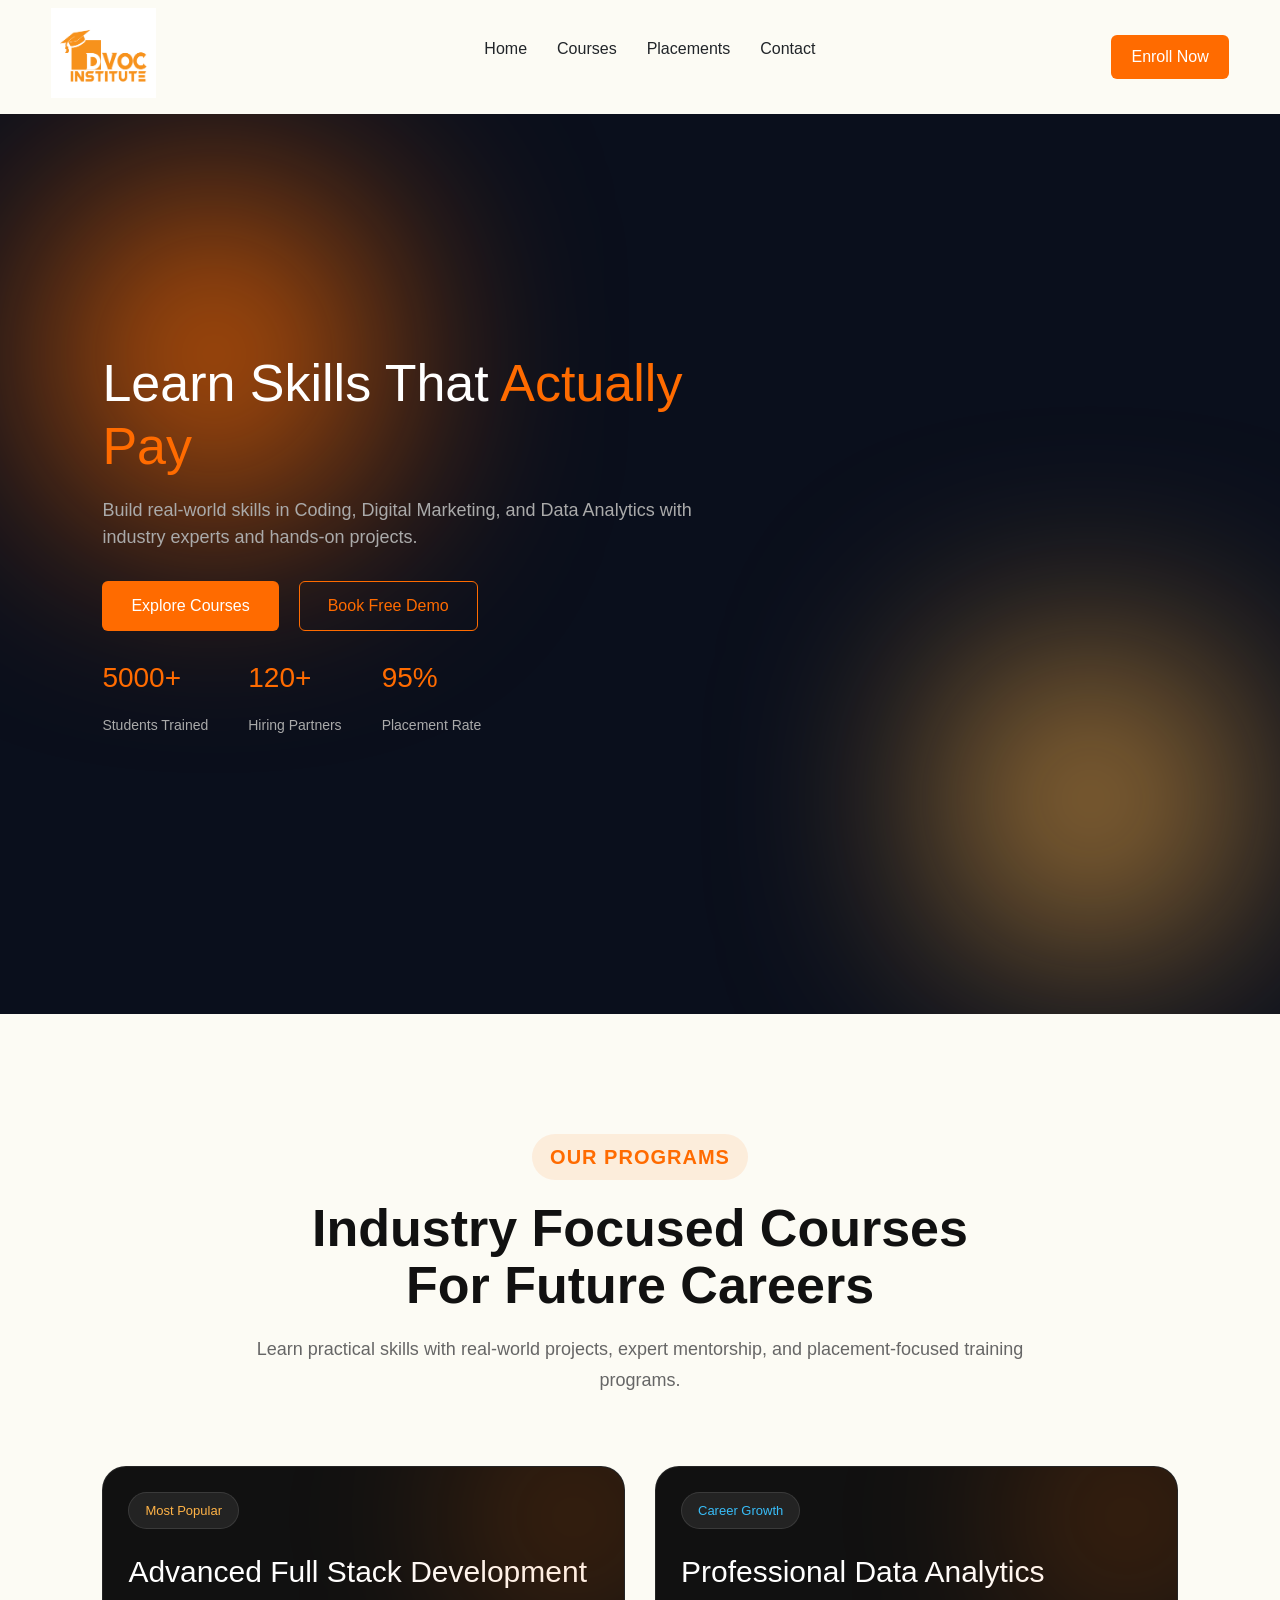
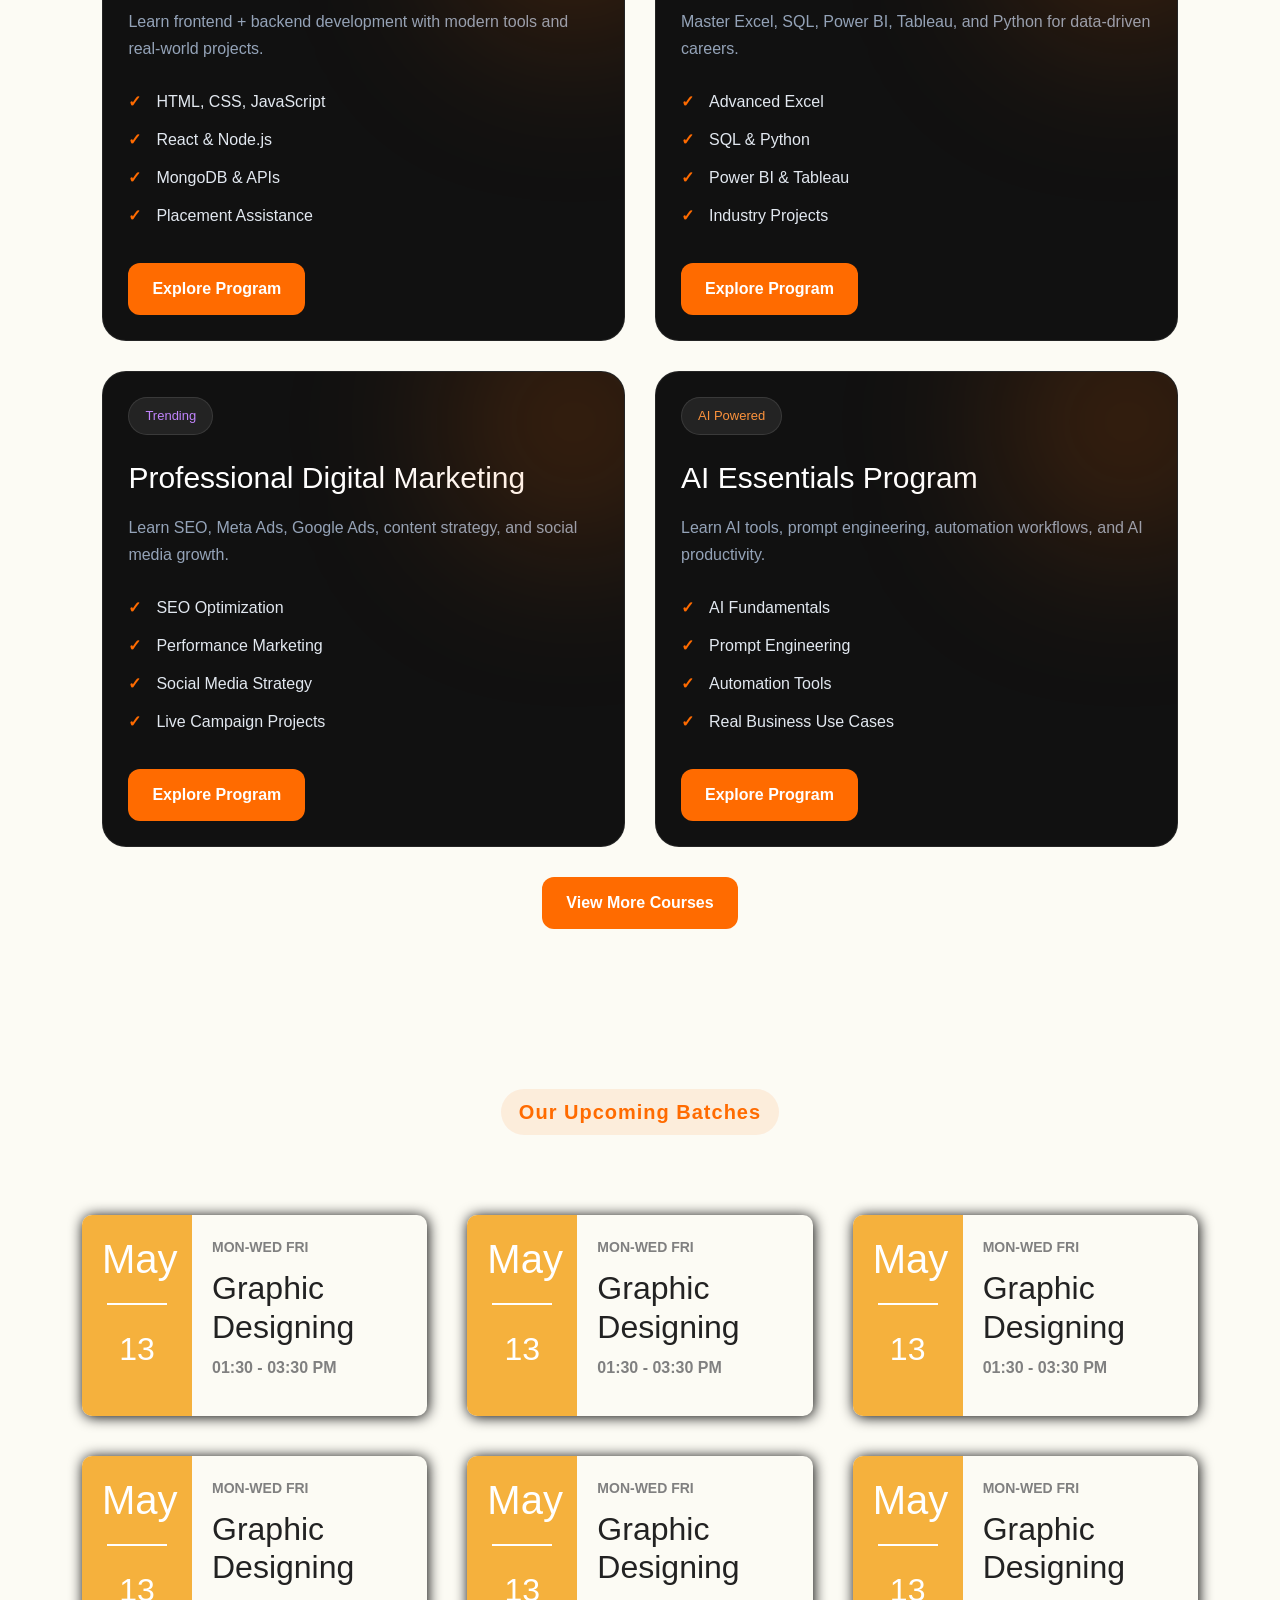
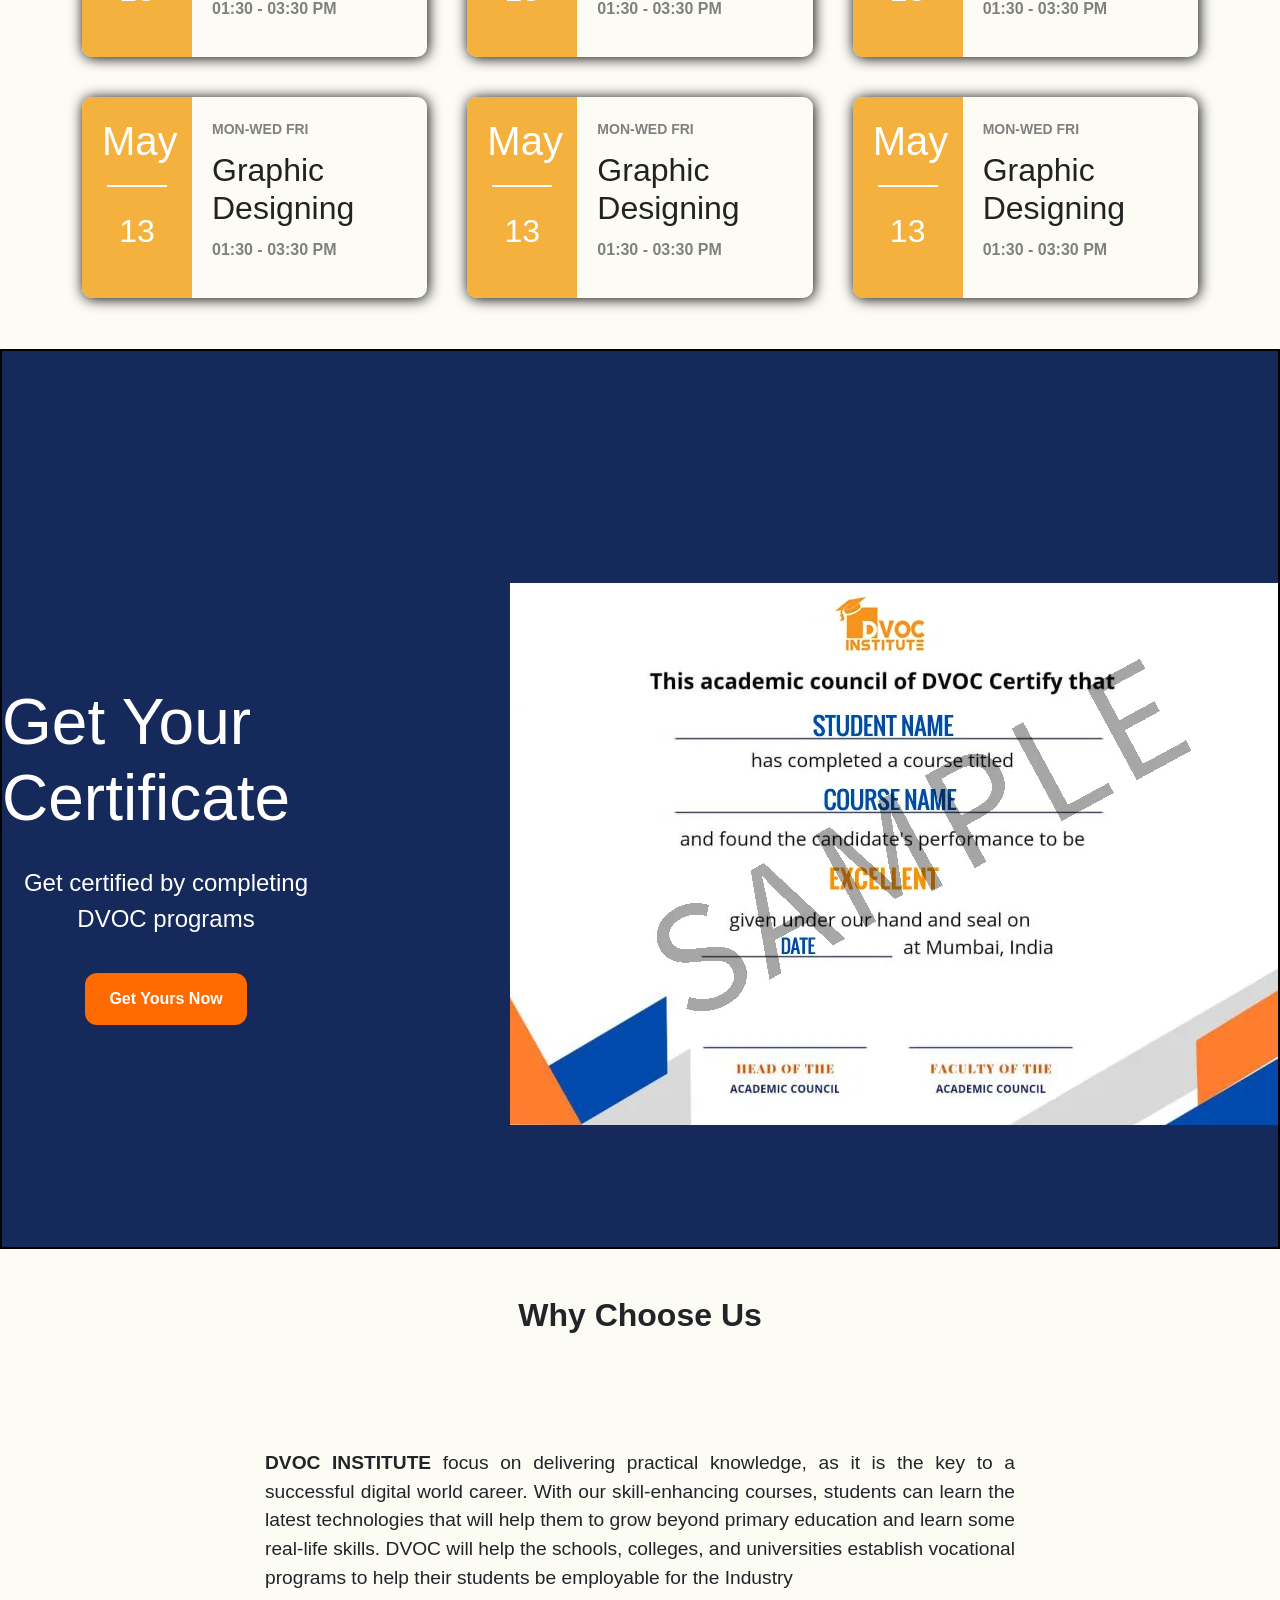
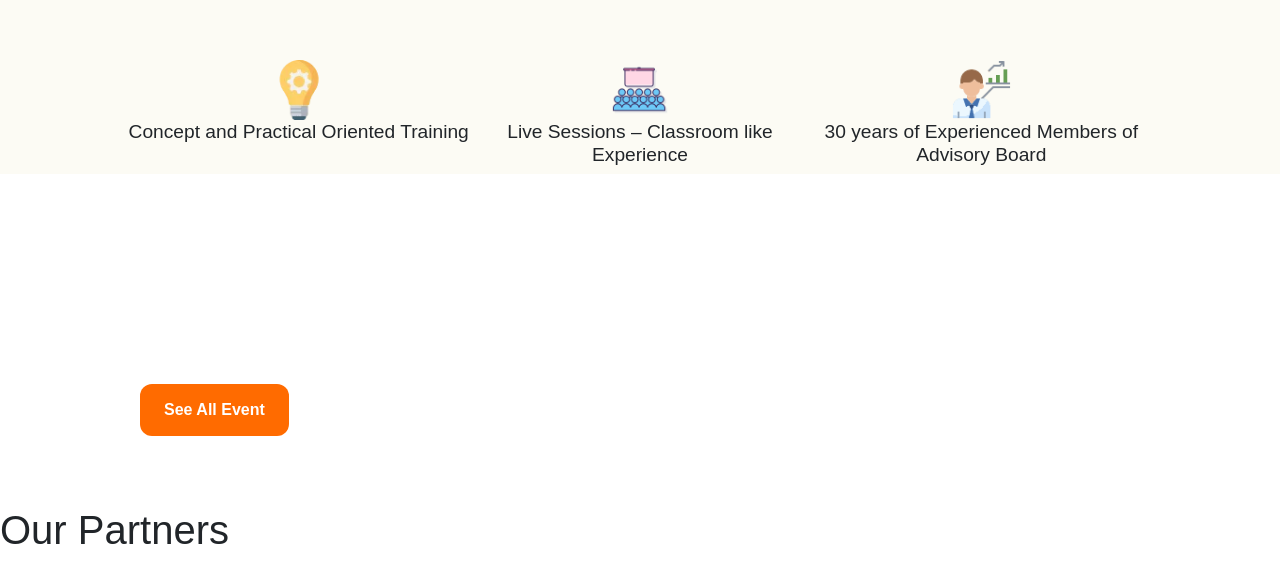
<file: index.html>
<!doctype html>
<html lang="en">
  <head>
    <meta charset="UTF-8" />
    <meta name="viewport" content="width=device-width, initial-scale=1.0" />
    <title>DVOC Institute</title>

    <!-- Google Font -->
    <link
      href="https://://fonts.googleapis.com/css2?family=Poppins:wght@300;400;600&display=swap"
      rel="stylesheet"
    />

    <!-- Bootstrap -->
    <link
      href="https://cdn.jsdelivr.net/npm/bootstrap@5.3.8/dist/css/bootstrap.min.css"
      rel="stylesheet"
    />

    <!-- Custom CSS -->
    <link rel="stylesheet" href="style.css" />
  </head>

  <body>
    <header>
      <!-- NAVBAR -->
      <nav class="navbar customContainer">
        <h2 class="logo">
          <img src="./assets/dvoc-LOGO_1-2-1024x877.png" alt="DVOC" />
        </h2>

        <ul class="nav-links">
          <li><a href="/">Home</a></li>
          <li><a href="/anotherPage.html">Courses</a></li>
          <li><a href="#">Placements</a></li>
          <li><a href="#">Contact</a></li>
        </ul>

        <a href="#" class="nav-btn">Enroll Now</a>
      </nav>
    </header>
    <!-- HERO SECTION -->
    <section class="hero">
      <!-- HERO CONTENT -->
      <div class="hero-container">
        <div class="hero-left">
          <h1>Learn Skills That <span>Actually Pay</span></h1>

          <p>
            Build real-world skills in Coding, Digital Marketing, and Data
            Analytics with industry experts and hands-on projects.
          </p>

          <!-- BUTTONS -->
          <div class="hero-buttons">
            <a href="#" class="btn primary">Explore Courses</a>
            <a href="#" class="btn secondary">Book Free Demo</a>
          </div>

          <!-- STATS -->
          <div class="hero-stats">
            <div>
              <h3>5000+</h3>
              <p>Students Trained</p>
            </div>

            <div>
              <h3>120+</h3>
              <p>Hiring Partners</p>
            </div>

            <div>
              <h3>95%</h3>
              <p>Placement Rate</p>
            </div>
          </div>
        </div>
      </div>

      <!-- BACKGROUND BLURS -->
      <div class="blur blur1"></div>
      <div class="blur blur2"></div>
    </section>

    <!-- COURSES SECTION -->
    <section class="courses">
      <div class="courses-top">
        <p class="tag">OUR PROGRAMS</p>
        <h2 class="section-title">
          Industry Focused Courses <br />
          For Future Careers
        </h2>

        <p class="section-subtitle">
          Learn practical skills with real-world projects, expert mentorship,
          and placement-focused training programs.
        </p>
      </div>

      <div class="courses-grid">
        <!-- CARD -->
        <div class="course-card">
          <div class="card-glow"></div>

          <span class="course-badge">Most Popular</span>

          <h3>Advanced Full Stack Development</h3>

          <p>
            Learn frontend + backend development with modern tools and
            real-world projects.
          </p>

          <ul>
            <li>HTML, CSS, JavaScript</li>
            <li>React & Node.js</li>
            <li>MongoDB & APIs</li>
            <li>Placement Assistance</li>
          </ul>

          <a href="#" class="course-btn">Explore Program</a>
        </div>

        <!-- CARD -->
        <div class="course-card">
          <div class="card-glow"></div>

          <span class="course-badge blue">Career Growth</span>

          <h3>Professional Data Analytics</h3>

          <p>
            Master Excel, SQL, Power BI, Tableau, and Python for data-driven
            careers.
          </p>

          <ul>
            <li>Advanced Excel</li>
            <li>SQL & Python</li>
            <li>Power BI & Tableau</li>
            <li>Industry Projects</li>
          </ul>

          <a href="#" class="course-btn">Explore Program</a>
        </div>

        <!-- CARD -->
        <div class="course-card">
          <div class="card-glow"></div>

          <span class="course-badge purple">Trending</span>

          <h3>Professional Digital Marketing</h3>

          <p>
            Learn SEO, Meta Ads, Google Ads, content strategy, and social media
            growth.
          </p>

          <ul>
            <li>SEO Optimization</li>
            <li>Performance Marketing</li>
            <li>Social Media Strategy</li>
            <li>Live Campaign Projects</li>
          </ul>

          <a href="#" class="course-btn">Explore Program</a>
        </div>

        <!-- CARD -->
        <div class="course-card">
          <div class="card-glow"></div>

          <span class="course-badge orange">AI Powered</span>

          <h3>AI Essentials Program</h3>

          <p>
            Learn AI tools, prompt engineering, automation workflows, and AI
            productivity.
          </p>

          <ul>
            <li>AI Fundamentals</li>
            <li>Prompt Engineering</li>
            <li>Automation Tools</li>
            <li>Real Business Use Cases</li>
          </ul>

          <a href="#" class="course-btn">Explore Program</a>
        </div>
      </div>
      <div class="moreCourses">
        <a href="./anotherPage.html" class="course-btn"> View More Courses</a>
      </div>
    </section>

    <!-- BATCHES -->
    <section class="batch-big-container">
      <div class="batch-top"><p class="batch-tag">Our Upcoming Batches</p></div>
      <div class="batches container">
        <!-- CARD -->
        <div class="bat-card">
          <!-- LEFT DATE BOX -->
          <div class="date">
            <h1>May</h1>
            <div class="line"></div>
            <p>13</p>
          </div>

          <!-- RIGHT CONTENT -->
          <div class="content">
            <span>MON-WED FRI</span>
            <h2>Graphic Designing</h2>
            <p>01:30 - 03:30 PM</p>
          </div>
        </div>

        <div class="bat-card">
          <!-- LEFT DATE BOX -->
          <div class="date">
            <h1>May</h1>
            <div class="line"></div>
            <p>13</p>
          </div>

          <!-- RIGHT CONTENT -->
          <div class="content">
            <span>MON-WED FRI</span>
            <h2>Graphic Designing</h2>
            <p>01:30 - 03:30 PM</p>
          </div>
        </div>

        <div class="bat-card">
          <!-- LEFT DATE BOX -->
          <div class="date">
            <h1>May</h1>
            <div class="line"></div>
            <p>13</p>
          </div>

          <!-- RIGHT CONTENT -->
          <div class="content">
            <span>MON-WED FRI</span>
            <h2>Graphic Designing</h2>
            <p>01:30 - 03:30 PM</p>
          </div>
        </div>

        <div class="bat-card">
          <!-- LEFT DATE BOX -->
          <div class="date">
            <h1>May</h1>
            <div class="line"></div>
            <p>13</p>
          </div>

          <!-- RIGHT CONTENT -->
          <div class="content">
            <span>MON-WED FRI</span>
            <h2>Graphic Designing</h2>
            <p>01:30 - 03:30 PM</p>
          </div>
        </div>

        <div class="bat-card">
          <!-- LEFT DATE BOX -->
          <div class="date">
            <h1>May</h1>
            <div class="line"></div>
            <p>13</p>
          </div>

          <!-- RIGHT CONTENT -->
          <div class="content">
            <span>MON-WED FRI</span>
            <h2>Graphic Designing</h2>
            <p>01:30 - 03:30 PM</p>
          </div>
        </div>

        <div class="bat-card">
          <!-- LEFT DATE BOX -->
          <div class="date">
            <h1>May</h1>
            <div class="line"></div>
            <p>13</p>
          </div>

          <!-- RIGHT CONTENT -->
          <div class="content">
            <span>MON-WED FRI</span>
            <h2>Graphic Designing</h2>
            <p>01:30 - 03:30 PM</p>
          </div>
        </div>

        <div class="bat-card">
          <!-- LEFT DATE BOX -->
          <div class="date">
            <h1>May</h1>
            <div class="line"></div>
            <p>13</p>
          </div>

          <!-- RIGHT CONTENT -->
          <div class="content">
            <span>MON-WED FRI</span>
            <h2>Graphic Designing</h2>
            <p>01:30 - 03:30 PM</p>
          </div>
        </div>

        <div class="bat-card">
          <!-- LEFT DATE BOX -->
          <div class="date">
            <h1>May</h1>
            <div class="line"></div>
            <p>13</p>
          </div>

          <!-- RIGHT CONTENT -->
          <div class="content">
            <span>MON-WED FRI</span>
            <h2>Graphic Designing</h2>
            <p>01:30 - 03:30 PM</p>
          </div>
        </div>

        <div class="bat-card">
          <!-- LEFT DATE BOX -->
          <div class="date">
            <h1>May</h1>
            <div class="line"></div>
            <p>13</p>
          </div>

          <!-- RIGHT CONTENT -->
          <div class="content">
            <span>MON-WED FRI</span>
            <h2>Graphic Designing</h2>
            <p>01:30 - 03:30 PM</p>
          </div>
        </div>
      </div>
    </section>

    <!-- Get Certificate -->
    <section class="Get-Certificate">
      <div class="certificate">
        <h1>Get Your Certificate</h1>
        <p>Get certified by completing DVOC programs</p>

        <div><a href="#" class="course-btn">Get Yours Now</a></div>
      </div>
      <div class="image">
        <img src="./assets/certno1-copy.png.webp" />
      </div>
    </section>


    <!-- Why Choose us -->
    <section class="why-choose-us">
      <div class="choose">
        <h1>Why Choose Us</h1>

        <p>
          <b>DVOC INSTITUTE </b>focus on delivering practical knowledge, as it
          is the key to a successful digital world career. With our
          skill-enhancing courses, students can learn the latest technologies
          that will help them to grow beyond primary education and learn some
          real-life skills. DVOC will help the schools, colleges, and
          universities establish vocational programs to help their students be
          employable for the Industry
        </p>

        <div class="icon-container">
          <div class="icon">
            <img src="./assets/concept-1.png.webp" />
            <h3>Concept and Practical Oriented Training</h3>
          </div>

          <div class="icon">
            <img src="./assets/general-session.png" />
            <h3>Live Sessions – Classroom like Experience</h3>
          </div>

          <div class="icon">
            <img src="./assets/increase-1.png" />
            <h3>30 years of Experienced Members of Advisory Board</h3>
          </div>
        </div>
      </div>
    </section>


    <!-- Events -->
    <section class="event">
      <div class = "eventInfo">
        <h1>Events</h1>
         <p>Events are the best way to get connected and learn from the professionals.</p>
         <div><a href="#" class="course-btn">See All Event</a></div>
      </div>
    </section>


    <!-- Our Partners -->
    <section class = "OurPartner">
      <h1>Our Partners</h1>
    </section>






    <!-- Bootstrap JS -->
    <script src="https://cdn.jsdelivr.net/npm/bootstrap@5.3.8/dist/js/bootstrap.bundle.min.js"></script>
  </body>
</html>
</file>
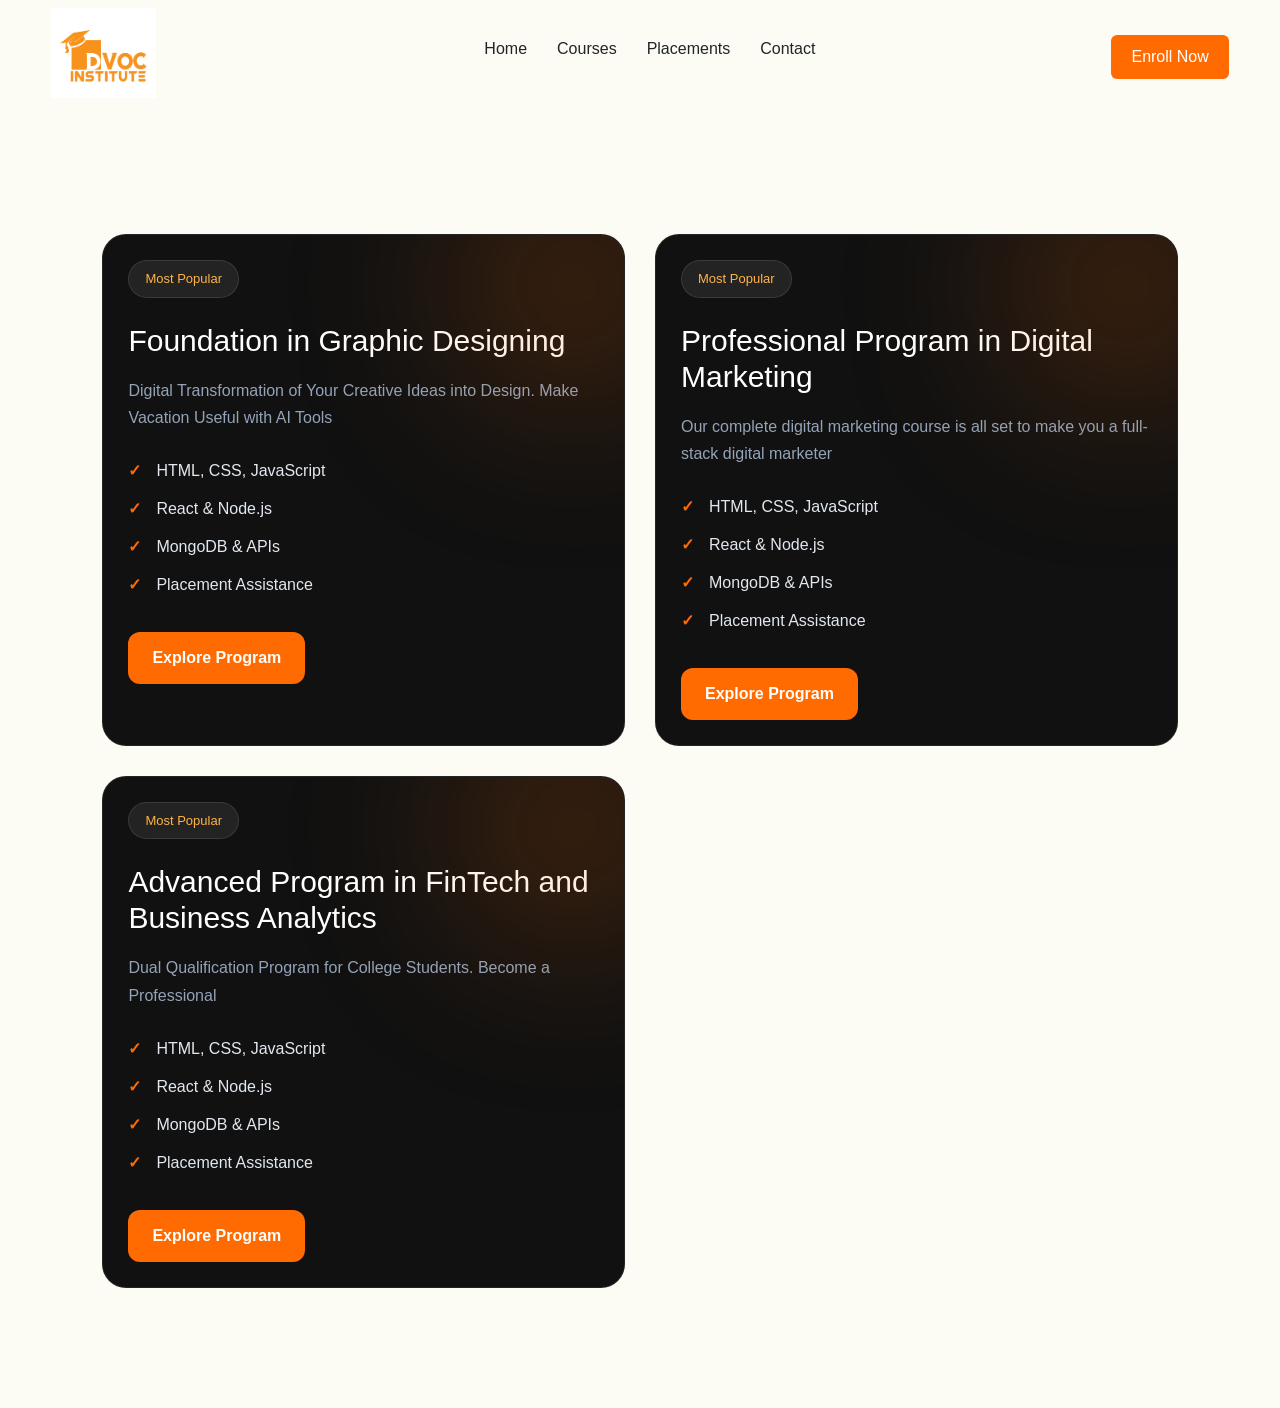
<file: anotherPage.html>
<!DOCTYPE html>
<html lang="en">

<head>
    <meta charset="UTF-8">
    <meta name="viewport" content="width=device-width, initial-scale=1.0">
    <title>hey welcome to a new page</title>

    <!-- Google Font -->
    <link href="https://://fonts.googleapis.com/css2?family=Poppins:wght@300;400;600&display=swap" rel="stylesheet" />

    <!-- Bootstrap -->
    <link href="https://cdn.jsdelivr.net/npm/bootstrap@5.3.8/dist/css/bootstrap.min.css" rel="stylesheet" />

    <!-- Custom CSS -->
    <link rel="stylesheet" href="style.css" />
</head>

<body>

     <header>
    <!-- NAVBAR -->
    <nav class="navbar customContainer">
      <h2 class="logo">
        <img src="./assets/dvoc-LOGO_1-2-1024x877.png" alt="DVOC" />
      </h2>

      <ul class="nav-links">
        <li><a href="/">Home</a></li>
        <li><a href="/anotherPage.html">Courses</a></li>
        <li><a href="#">Placements</a></li>
        <li><a href="#">Contact</a></li>
      </ul>

      <a href="#" class="nav-btn">Enroll Now</a>
    </nav>
  </header>


    <section class="courses">
        <div class="courses-grid">

            <!-- CARD -->
            <div class="course-card">
                <div class="card-glow"></div>

                <span class="course-badge">Most Popular</span>

                <h3>Foundation in Graphic Designing</h3>

                <p>
                    Digital Transformation of Your Creative Ideas into Design.
                    Make Vacation Useful with AI Tools
                </p>

                <ul>
                    <li>HTML, CSS, JavaScript</li>
                    <li>React & Node.js</li>
                    <li>MongoDB & APIs</li>
                    <li>Placement Assistance</li>
                </ul>
                <a href="#" class="course-btn">Explore Program</a>
            </div>

            <!-- CARD -->
            <div class="course-card">
                <div class="card-glow"></div>

                <span class="course-badge">Most Popular</span>

                <h3>Professional Program in Digital Marketing </h3>

                <p>
                    Our complete digital marketing course is all set to make you a full-stack digital marketer
                </p>

                <ul>
                    <li>HTML, CSS, JavaScript</li>
                    <li>React & Node.js</li>
                    <li>MongoDB & APIs</li>
                    <li>Placement Assistance</li>
                </ul>

                <a href="#" class="course-btn">Explore Program</a>
            </div>

            <!-- CARD -->
            <div class="course-card">
                <div class="card-glow"></div>

                <span class="course-badge">Most Popular</span>

                <h3>Advanced Program in FinTech and Business Analytics</h3>

                <p>
                    Dual Qualification Program for College Students. Become a Professional
                </p>

                <ul>
                    <li>HTML, CSS, JavaScript</li>
                    <li>React & Node.js</li>
                    <li>MongoDB & APIs</li>
                    <li>Placement Assistance</li>
                </ul>


                <a href="#" class="course-btn">Explore Program</a>
            </div>
    </section>
</body>

</html>
</file>
<file: style.css>
/* RESET */
* {
  margin: 0;
  padding: 0;
  box-sizing: border-box;
}

.root {
  --backgroundcolor: #ff6b00;
  --backgroundColor2: #ffb347;
  --backGroundColor3: #0a0f1c;
  --bgColor: #fcfbf4;
}

body {
  font-family: "Poppins", sans-serif;
  overflow-x: hidden;
}

/* ================= HERO ================= */

.hero {
  position: relative;
  background: #0a0f1c;
  color: white;
  overflow: hidden;

  /* UPDATED */
  min-height: 100vh;

  display: flex;
  flex-direction: column;
}

/* NAVBAR */
header {
  position: sticky;
  top: 0;
  z-index: 100;
  background-color: #fcfbf4;
}

.navbar {
  display: flex;
  align-items: center;
  justify-content: space-between;
  z-index: 2;
}

.customContainer {
  margin-inline: 4vw;
}

.logo img {
  height: 90px;
}

.nav-links {
  display: flex;
  gap: 30px;
  list-style: none;
}

.nav-links a {
  text-decoration: none;
  color: inherit;
  transition: 0.3s;
}

.nav-links li a:hover {
  text-decoration: underline;
  font-weight: 500;
}

/* NAV BUTTON */
.nav-btn {
  background: #ff6b00;
  padding: 10px 20px;
  border-radius: 6px;
  text-decoration: none;
  color: white;
  font-weight: 500;
  transition: 0.3s;
}

.nav-btn:hover {
  background: #e65c00;
}

/* HERO CONTENT */
.hero-container {
  /* UPDATED */
  flex: 1;

  display: flex;
  align-items: center;

  padding: 40px 8vw 60px;
  position: relative;
  z-index: 2;
}

.hero-left {
  max-width: 600px;
}

.hero-left h1 {
  font-size: 52px;
  line-height: 1.2;
}

.hero-left span {
  color: #ff6b00;
}

.hero-left p {
  margin: 20px 0;
  color: #aaa;
  font-size: 18px;
}

/* BUTTONS */
.hero-buttons {
  display: flex;
  gap: 20px;
  margin: 30px 0;
  flex-wrap: wrap;
}

.btn {
  padding: 12px 28px;
  border-radius: 6px;
  text-decoration: none;
  font-weight: 500;
}

.primary {
  background: #ff6b00;
  color: white;
}

.primary:hover {
  background: #e65c00;
}

.secondary {
  border: 1px solid #ff6b00;
  color: #ff6b00;
}

.secondary:hover {
  background: #ff6b00;
  color: white;
}

/* STATS */
.hero-stats {
  display: flex;
  gap: 40px;
  margin-top: 20px;
  flex-wrap: wrap;
}

.hero-stats h3 {
  color: #ff6b00;
  font-size: 28px;
}

.hero-stats p {
  font-size: 14px;
  color: #aaa;
}

/* BACKGROUND BLUR */
.blur {
  position: absolute;
  border-radius: 50%;
  filter: blur(120px);
  z-index: 0;
}

.blur1 {
  width: 300px;
  height: 300px;
  background: #ff6b00;
  top: 10%;
  left: 5%;
}

.blur2 {
  width: 250px;
  height: 250px;
  background: #ffb347;
  bottom: 10%;
  right: 5%;
}

/* ================= COURSES ================= */

.courses {
  background: #fcfbf4;
  padding: 120px 8vw;
  position: relative;
  overflow: hidden;
}

/* TOP */
.courses-top {
  text-align: center;
  max-width: 800px;
  margin: auto;
  margin-bottom: 70px;
}

.tag {
  display: inline-block;
  background: rgba(255, 107, 0, 0.1);
  color: #ff6b00;
  padding: 8px 18px;
  border-radius: 100px;
  font-size: 20px;
  font-weight: 600;
  letter-spacing: 1px;
  margin-bottom: 20px;
}

.section-title {
  font-size: 52px;
  line-height: 1.1;
  font-weight: 700;
  color: #111;
}

.section-subtitle {
  margin-top: 20px;
  color: #666;
  font-size: 18px;
  line-height: 1.7;
}

/* GRID */
.courses-grid {
  display: grid;
  grid-template-columns: repeat(2, 1fr);
  gap: 30px;
}

/* CARD */
.course-card {
  position: relative;
  background-color: var(--backgroundcolor);
  background-color: var(--backgroundColor2);
  background-color: #111;
  color: white;
  border-radius: 24px;
  padding: 25px;
  overflow: hidden;
  transition: 0.4s ease;
  border: 1px solid rgba(255, 255, 255, 0.08);
}

.course-card:hover {
  transform: translateY(-8px);
}

/* GLOW */
.card-glow {
  position: absolute;
  width: 220px;
  height: 220px;
  background: rgba(255, 107, 0, 0.25);
  filter: blur(90px);
  top: -60px;
  right: -60px;
  border-radius: 50%;
}

/* BADGE */
.course-badge {
  display: inline-block;
  background: rgba(255, 255, 255, 0.08);
  padding: 8px 16px;
  border-radius: 100px;
  font-size: 13px;
  margin-bottom: 25px;
  color: #ffb347;
  border: 1px solid rgba(255, 255, 255, 0.1);
}

.course-badge.blue {
  color: #38bdf8;
}

.course-badge.purple {
  color: #c084fc;
}

.course-badge.orange {
  color: #fb923c;
}

/* TEXT */
.course-card h3 {
  font-size: 30px;
  margin-bottom: 18px;
  line-height: 1.2;
}

.course-card p {
  color: #94a3b8;
  line-height: 1.7;
  margin-bottom: 28px;
}

/* LIST */
.course-card ul {
  list-style: none;
  margin-bottom: 35px;
  padding-left: 0;
}

.course-card ul li {
  margin-bottom: 14px;
  color: #e2e8f0;
  position: relative;
  padding-left: 28px;
}

.course-card ul li::before {
  content: "✓";
  position: absolute;
  left: 0;
  color: #ff6b00;
  font-weight: bold;
}

/* Extra Courses Pagee */

.moreCourses {
  /* text-align: center;
    max-width: 800px;
    margin: auto;
    margin-bottom: 70px;


    text-align: center;
    background: #ff6b00;
    font-weight: 300;
    padding: 14px 10px;
    border-radius: 12px;
 */

  text-align: center;
  margin-top: 30px;
}

/* BUTTON */
.course-btn {
  display: inline-flex;
  align-items: center;
  justify-content: center;

  padding: 14px 24px;
  border-radius: 12px;

  background: #ff6b00;
  color: white;
  text-decoration: none;
  font-weight: 600;

  transition: 0.3s;
}

.course-btn:hover {
  background: #e65c00;
  transform: scale(1.03);
}

/* UpComing Batches */
.batch-big-container {
  /* padding-top: 25px;*/
  min-height: 100vh;
  background: #fcfbf4;
}
.batches {
  width: 100%;
  display: grid;
  grid-template-columns: repeat(auto-fit, minmax(300px, 1fr));
  gap: 40px;
}

.bat-card {
  display: flex;
  box-shadow: 1px 1px 0.85rem black;
  border-radius: 10px;
  transition:all 300ms cubic-bezier(0.445, 0.05, 0.55, 0.95); 
}

.bat-card:hover{
    transform: scale(1.03);

}
/* TOP TEXT */

.batch-top {
  text-align: center;
  max-width: 800px;
  padding: 40px;
  margin-inline: auto;
  margin-bottom: 20px;
  /* margin: 20px auto; */
}

.batch-tag {
  margin-bottom: 100px;
  display: inline-block;
  background: rgba(255, 107, 0, 0.1);
  color: #ff6b00;
  padding: 8px 18px;
  border-radius: 100px;
  font-size: 20px;
  font-weight: 600;
  letter-spacing: 1px;
  margin-bottom: 20px;
  text-align: center;
}

/* CARD */
.upcoming-batch {
  display: flex;
  width: 350px;
  background: white;
  border-radius: 8px;
  overflow: hidden;
  box-shadow: 0 4px 10px rgba(0, 0, 0, 0.1);
}

/* LEFT DATE BOX */
.date {
  background: #f5b13d;
  color: white;
  width: 110px;
  padding: 20px;
  text-align: center;
  border-top-left-radius: 10px;
  border-bottom-left-radius: 10px;
}

/* MONTH */
.date h1 {
  font-size: 40px;

  margin-bottom: 20px;
}

/* WHITE LINE */
.line {
  width: 60px;
  height: 2px;
  background: white;
  margin: 0 auto 20px;
}

/* DATE NUMBER */
.date p {
  font-size: 32px;
}

/* RIGHT CONTENT */
.content {
  padding: 20px;
  flex: 1;
  /* border-radius: 20px !important; */
}

/* DAYS TEXT */
.content span {
  font-size: 14px;
  color: gray;
  font-weight: bold;
}

/* TITLE */
.content h2 {
  font-size: 32px;
  margin: 10px 0;
  color: #222;
}

/* TIME */
.content p {
  color: gray;
  font-weight: bold;
}

.Get-Certificate {
  min-height: 100vh;
  /* margin-top: 12rem; */
  border: 2px solid black;
  padding-top: 110px;
  background: #15295b;
  color: white;
  display: flex;
  justify-content: center;
  align-items: center;
  gap: 180px;
}

.certificate {
  display: flex;
  gap: 20px;
  flex-direction: column;
  align-items: center;
}

.certificate h1 {
  font-size: 4rem;
}

.certificate p {
  font-size: 1.5rem;
  text-align: center;
}

.why-choose-us {
  background: #fcfbf4;
}

.choose h1 {
  text-align: center;
  padding: 47px;
  margin-bottom: 3rem;
  font-size: 2rem;
  font-weight: bold;
}

.choose p {
  font-size: larger;
  gap: 8px;
  text-align: justify;
  margin: 67px auto;
  width: 750px;
}

.icon-container {
  display: grid;
  grid-template-columns: repeat(auto-fit, minmax(200px, 1fr));
  text-align: center;
  margin-inline: 10vw;
}

.icon img {
  width: 60px;
}

.icon h3 {
  font-size: larger;
}

.event {
  margin-left: 40px;
  margin-right: 40px;
  padding: 35px;
  background-image:
    linear-gradient(rgba(0, 0, 0, 0.5)),
    url("assets/photo-1558008258-3256797b43f3.avif");
  background-repeat: no-repeat;
  background-position: center;
  background-size: cover;
  color: white;
  margin-top: 20px;
}

.eventInfo {
  font-weight: bold;
  margin-left: 30px;
  width: 400px;
  padding: 35px;
}
.event p{
  font-size: medium;
}



/* RESPONSIVE */
@media (max-width: 992px) {
  .courses-grid {
    grid-template-columns: 1fr;
  }

  .section-title {
    font-size: 40px;
  }
}

@media (max-width: 768px) {
  .courses {
    padding: 80px 20px;
  }

  .section-title {
    font-size: 32px;
  }

  .section-subtitle {
    font-size: 16px;
  }

  .course-card {
    padding: 30px;
  }

  .course-card h3 {
    font-size: 24px;
  }
}

/* ================= RESPONSIVE ================= */

@media (max-width: 992px) {
  .hero-container {
    text-align: center;
    justify-content: center;
  }

  .hero-buttons {
    justify-content: center;
  }

  .hero-stats {
    justify-content: center;
  }

  .hero-left h1 {
    font-size: 40px;
  }
}

@media (max-width: 768px) {
  .hero {
    min-height: auto;
    padding-bottom: 60px;
  }

  .navbar {
    flex-direction: column;
    gap: 15px;
  }

  .nav-links {
    flex-wrap: wrap;
    justify-content: center;
    gap: 15px;
  }

  .hero-left h1 {
    font-size: 30px;
  }

  .hero-left p {
    font-size: 16px;
  }

  .courses {
    padding: 60px 20px;
  }

  .section-title {
    font-size: 26px;
  }

  .course-card {
    min-width: 240px;
  }
}

@media (max-width: 480px) {
  .hero-left h1 {
    font-size: 24px;
  }

  .nav-btn {
    padding: 8px 16px;
    font-size: 14px;
  }

  .hero-stats {
    gap: 20px;
  }

  .hero-stats h3 {
    font-size: 22px;
  }
}
</file>
